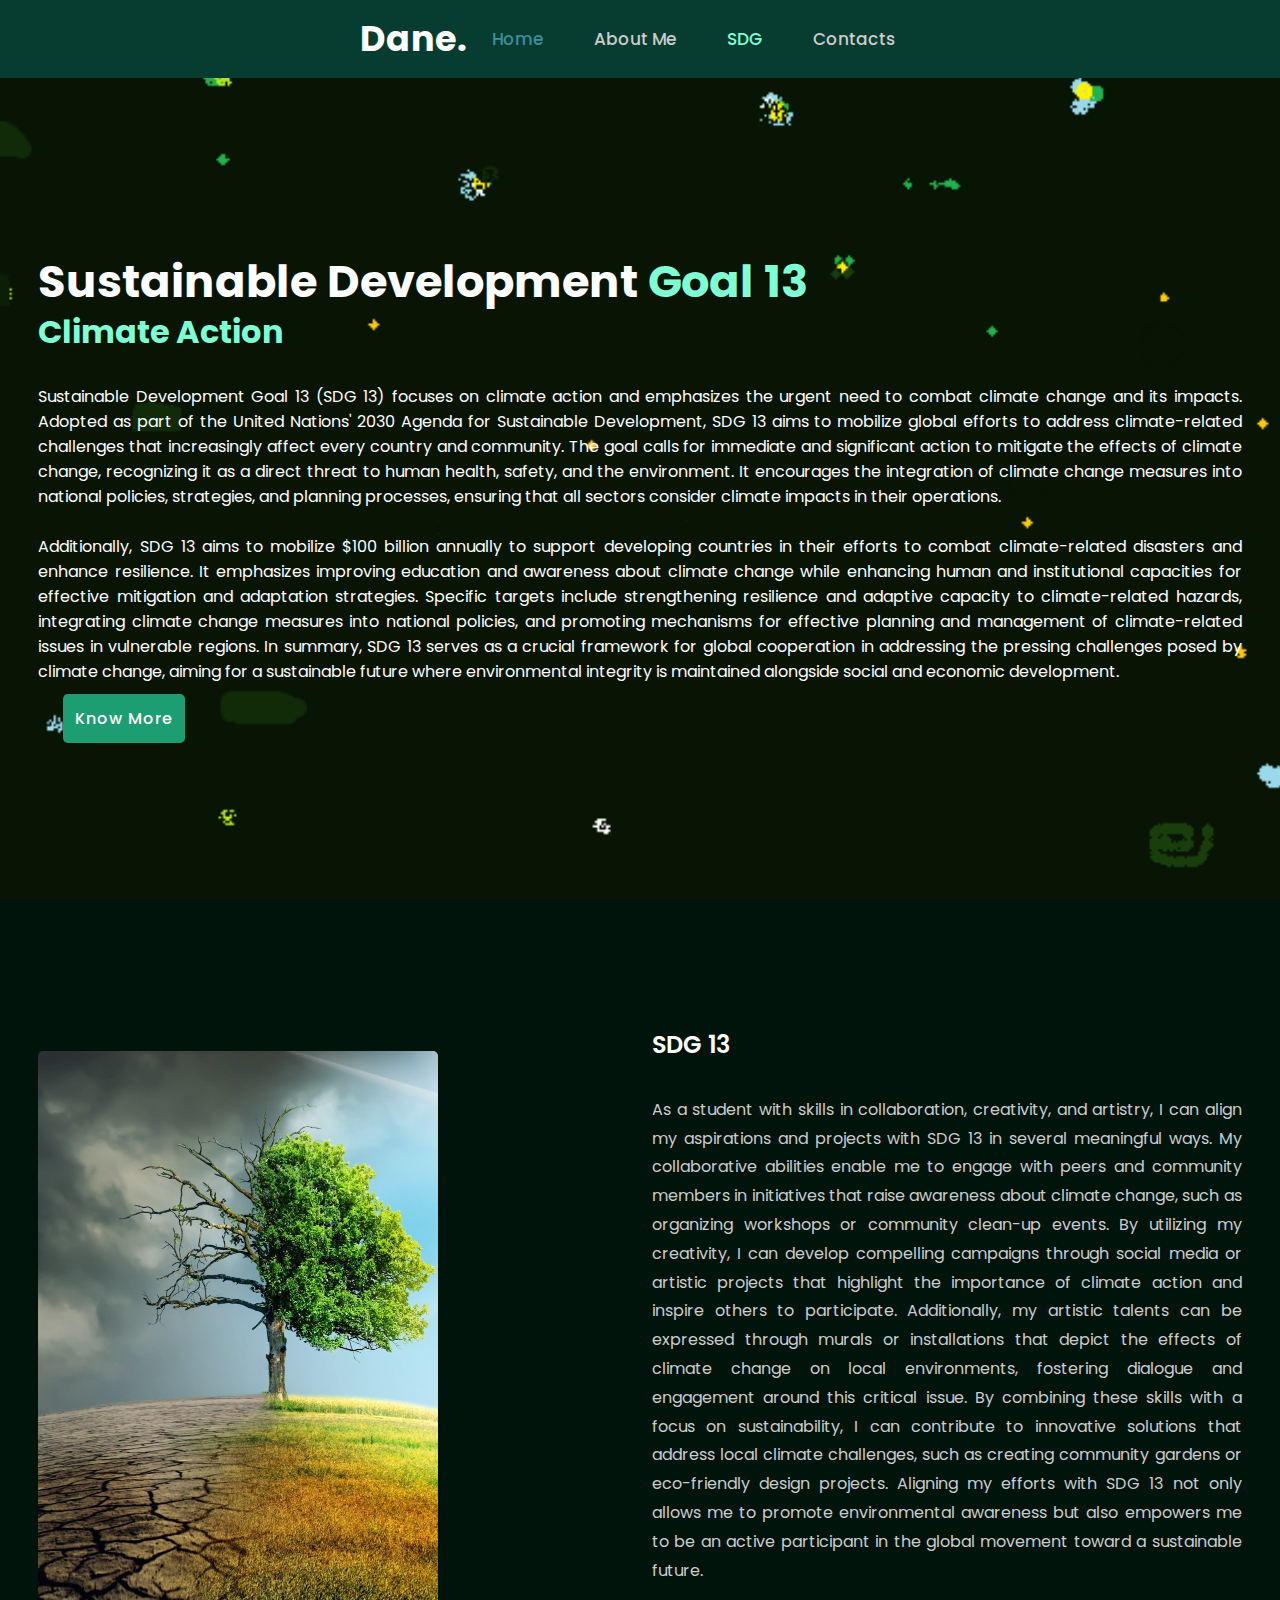
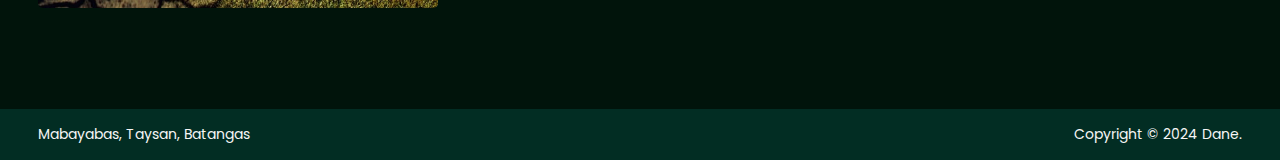
<file: sdg.html>
<!DOCTYPE html>
<html>

<head>
  <title>SDG</title>
  <meta charset="UTF-8">
  <meta http-equiv="X-UA-Compatible" content="IE=edge">
  <meta name="viewport" content="width=device-width, initial-scale=1.0">
  <title> real na</title>
  <link rel="stylesheet" href="sdg.css">
  <link href='https://unpkg.com/boxicons@2.1.4/css/boxicons.min.css' rel='stylesheet'>
</head>

<body>

  <header>
    <a href="index.html" class="logo">Dane.</a>
    <input type="checkbox" id="menu-toggle" style="display: none;">
    <label for="menu-toggle" class="bx bx-menu" id="menu-icon"></label>
    <ul class="navlist">
      <li><a href="index.html" class="active">Home</a></li>
      <li><a href="index.html">About Me</a></li>
      <li><a href="#sdg"><span>SDG</span></a></li>
      <li><a href="index.html">Contacts</a></li>
    </ul>
  </header>
    
  <section class="sdg" id="sdg">
      <div class="sdg-text">
        <h2>Sustainable Development<span class="g13"> Goal 13</span></h2>
        <h3>Climate Action</h3>
        <p>Sustainable Development Goal 13 (SDG 13) focuses on climate action and emphasizes the 
          urgent need to combat climate change and its impacts. Adopted as part of the United 
          Nations' 2030 Agenda for Sustainable Development, SDG 13 aims to mobilize global efforts
           to address climate-related challenges that increasingly affect every country and community. 
           The goal calls for immediate and significant action to mitigate the effects of climate change, 
           recognizing it as a direct threat to human health, safety, and the environment. It encourages 
           the integration of climate change measures into national policies, strategies, and planning processes, 
           ensuring that all sectors consider climate impacts in their operations.</p>
           <br><p>Additionally, SDG 13 aims to mobilize $100 billion annually to support developing countries 
            in their efforts to combat climate-related disasters and enhance resilience. It emphasizes improving 
            education and awareness about climate change while enhancing human and institutional capacities for 
            effective mitigation and adaptation strategies. Specific targets include strengthening resilience 
            and adaptive capacity to climate-related hazards, integrating climate change measures into national 
            policies, and promoting mechanisms for effective planning and management of climate-related issues in 
            vulnerable regions. In summary, SDG 13 serves as a crucial framework for global cooperation in addressing 
            the pressing challenges posed by climate change, aiming for a sustainable future where environmental integrity 
            is maintained alongside social and economic development.
          </p>

          <div class="button">
            <a href="https://sdgs.un.org/goals/goal13" class="btn" target="_blank">Know More</a>
          </div>

      </div>
  </section>

  <section class="sdg-img">
    <div class="sdg-img">
      <img src="sdg 13..jpg" alt="">
    </div>
    <div class="about-text">
      <div class="about-text">
        <h4>SDG 13</h4>
        <p>As a student with skills in collaboration, creativity, and artistry, 
          I can align my aspirations and projects with SDG 13 in several meaningful ways. 
          My collaborative abilities enable me to engage with peers and community members 
          in initiatives that raise awareness about climate change, such as organizing workshops 
          or community clean-up events. By utilizing my creativity, I can develop compelling 
          campaigns through social media or artistic projects that highlight the importance of 
          climate action and inspire others to participate. Additionally, my artistic talents 
          can be expressed through murals or installations that depict the effects of climate 
          change on local environments, fostering dialogue and engagement around this critical 
          issue.
          By combining these skills with a focus on sustainability, I can contribute to 
          innovative solutions that address local climate challenges, such as creating 
          community gardens or eco-friendly design projects. Aligning my efforts with SDG 13 
          not only allows me to promote environmental awareness but also empowers me to be an 
          active participant in the global movement toward a sustainable future.
        </p>
      </div>
  </section>
  
      <section class="footer">
        <p>Mabayabas, Taysan, Batangas</p>
        <p>Copyright © 2024 Dane.</p>
      </section>


</body>



<html>
</file>
<file: sdg.css>
@import url('https://fonts.googleapis.com/css2?family=Poppins:ital,wght@0,100;0,200;0,300;0,400;0,500;0,600;0,700;0,800;0,900;1,100;1,200;1,300;1,400;1,500;1,600;1,700;1,800;1,900&display=swap');

* {
  padding: 0;
  margin: 0;
  box-sizing: border-box;
  text-decoration: none;
  list-style: none;
  font-family: 'Poppins', sans-serif;
  scroll-behavior: smooth;
}

:root {
  --bg-color: rgb(1, 20, 11);
  --second-bg-color: #252525;
  --text-color: #fff;
  --second-color: #ccc;
  --main-color: rgb(63, 142, 157);
  --big-font: 2.8rem;
  --h2-font: 2.2rem;
  --p-font: 0.5rem;
}

body {
  background: var(--bg-color);
  color: var(--text-color);
}

/*-------------NAVBAR-------------*/

header {
  position: fixed;
  width: 100%;
  top: 0;
  right: 0;
  z-index: 1000;
  display: flex;
  align-items: center;
  justify-content: center;
  background: transparent;
  padding: 22px 13%;
  border-bottom: 1px solid transparent;
  transition: all .45s ease;
  background-color: rgb(7, 61, 48);
}

.logo {
  color: var(--text-color);
  font-size: 35px;
  font-weight: 700;
  letter-spacing: 1px;
}

span {
  color: var(--main-color);
}

.navlist {
  display: flex;
}

.navlist a {
  color: var(--second-color);
  font-size: 17px;
  font-weight: 500;
  margin: 0 25px;
  transition: all .45s ease;
}

.navlist a:hover {
  color: var(--main-color);
}

.navlist a.active {
  color: var(--main-color);
}

#menu-icon {
  font-size: 35px;
  color: var(--text-color);
  z-index: 1000;
  cursor: pointer;
  margin-left: 25px;
  display: none;
}


/*---------------sdg---------------*/
section {
  padding: 160px 15% 120px;
}

.sdg {
  position: relative;
  height: 100vh;
  width: 100%;
  background-image: url(bg-sdg.png);
  background-size: cover;
  background-position: center;
  display: flex;
  align-items: center;
  justify-content: flex-start;
  text-align: justify;
}


.button {
  display: inline-block;
  align-items: center;
  justify-content: center;
  margin: 10px 25px;
}

.btn {
  display: inline-block;
  padding: 12px;
  background: rgb(29, 157, 114);
  border-radius: 5px;
  color: var(--text-color);
  font-size: 1rem;
  letter-spacing: 1px;
  font-weight: 500;
  transition: all .45s ease;
}

.btn:hover {
  transform: scale(0.9);
}

.sdg-text h2 {
  font-size: var(--big-font);
  font-weight: 700;
  color: var(--text-color);
  line-height: 1.1;
  margin: 60px 0 8px;
}

.sdg-text h3 {
  color: aquamarine;
  margin: 0 0 35px;
  font-size: 2rem;
  font-weight: 700;
  line-height: 1.1;
}

.sdg-text p{
  color: #ffffff;
}

span{
  color: aquamarine;
}

/*-----------------sdg2-------------*/

.sdg-img {
  display: grid;
  grid-template-columns: repeat(2, 1fr);
  align-items: center;
  gap: 1.5rem;
}

.about-text h4 {
  font-size: 24px;
  font-weight: 600;
  color: var(--text-color);
  line-height: 1.7;
  margin: 15px 0 30px;
}

.about-text p {
  color: var(--second-color);
  font-size: 1rem;
  font-family: var(--p-font);
  line-height: 1.8;
  margin-bottom: 4rem;
  text-align: justify;
}

.sdg-img img{
    max-width: 450px;
    height: auto;
    width: 400px;
    border-radius: 5px;
  }


/*-----------------footer-------------*/
.footer {
  padding: 15px 15%;
  background-color: rgb(2, 45, 35);
  align-items: center;
  flex-wrap: wrap;
  display: flex;
  justify-content: space-between;
  gap: 2rem;
}

.footer p {
  color: whitesmoke;
  font-size: 14px;
}


@media(max-width: 1480px) {
  header {
    padding: 12px 2.5%;
    transition: .1s;
  }

  section {
    padding: 110px 3% 60px;
  }

  .footer {
    padding: 15px 3%;
  }

}

@media(max-width: 1100px){
  :root{
    --big-font: 4rem;
    --h2-font:2.5rem;
    --p-font:1rem;
    transition: .1s;
  }

  .sdg-text h3{
    font-size: 2.5rem;
  }

  .sdg{
    height: 87vh;
  }
}

@media (max-width: 920px){
  .sdg{
    grid-template-columns: 1fr;
  }

  .about-img img{
    width: 100%;
    height: auto;
    max-width: 100%;
  }

  .contacts{
    grid-template-columns: 1fr;
  }
}

@media (max-width: 768px) {
  .navlist {
    display: none; 
    flex-direction: column;
    background-color: var(--bg-color);
    position: absolute;
    top: 70px; 
    right: 0;
    width: 100%;
    z-index: 999;
    padding: 10px 0; 
  }

  #menu-toggle:checked ~ .navlist {
    display: flex; 
  }

  #menu-icon {
    display: block; 
    font-size: 35px;
    cursor: pointer;
  }

  header {
    justify-content: space-between;
  }
}


@media(max-width: 480px){
  #menu-icon{
    display: block;
  }

.navlist{
  position: absolute;
  top: -1000px;
  right: 0;
  left: 0;
  display: flex;
  flex-direction: column;
  background: var(--bg-color);
  text-align: left;
  transition: all .45s ease;
}

.navlist a{
  display: block;
  margin: 17px;
  font-size: 20px;
  transition: all .45s ease;
  color: var(--text-color);
}

.navlist a:hover{
  color: var(--main-color);
}

.navlist a.active{
  color: var(--text-color);
}
.navlist.open{
  top: 100%;
}

}
</file>
